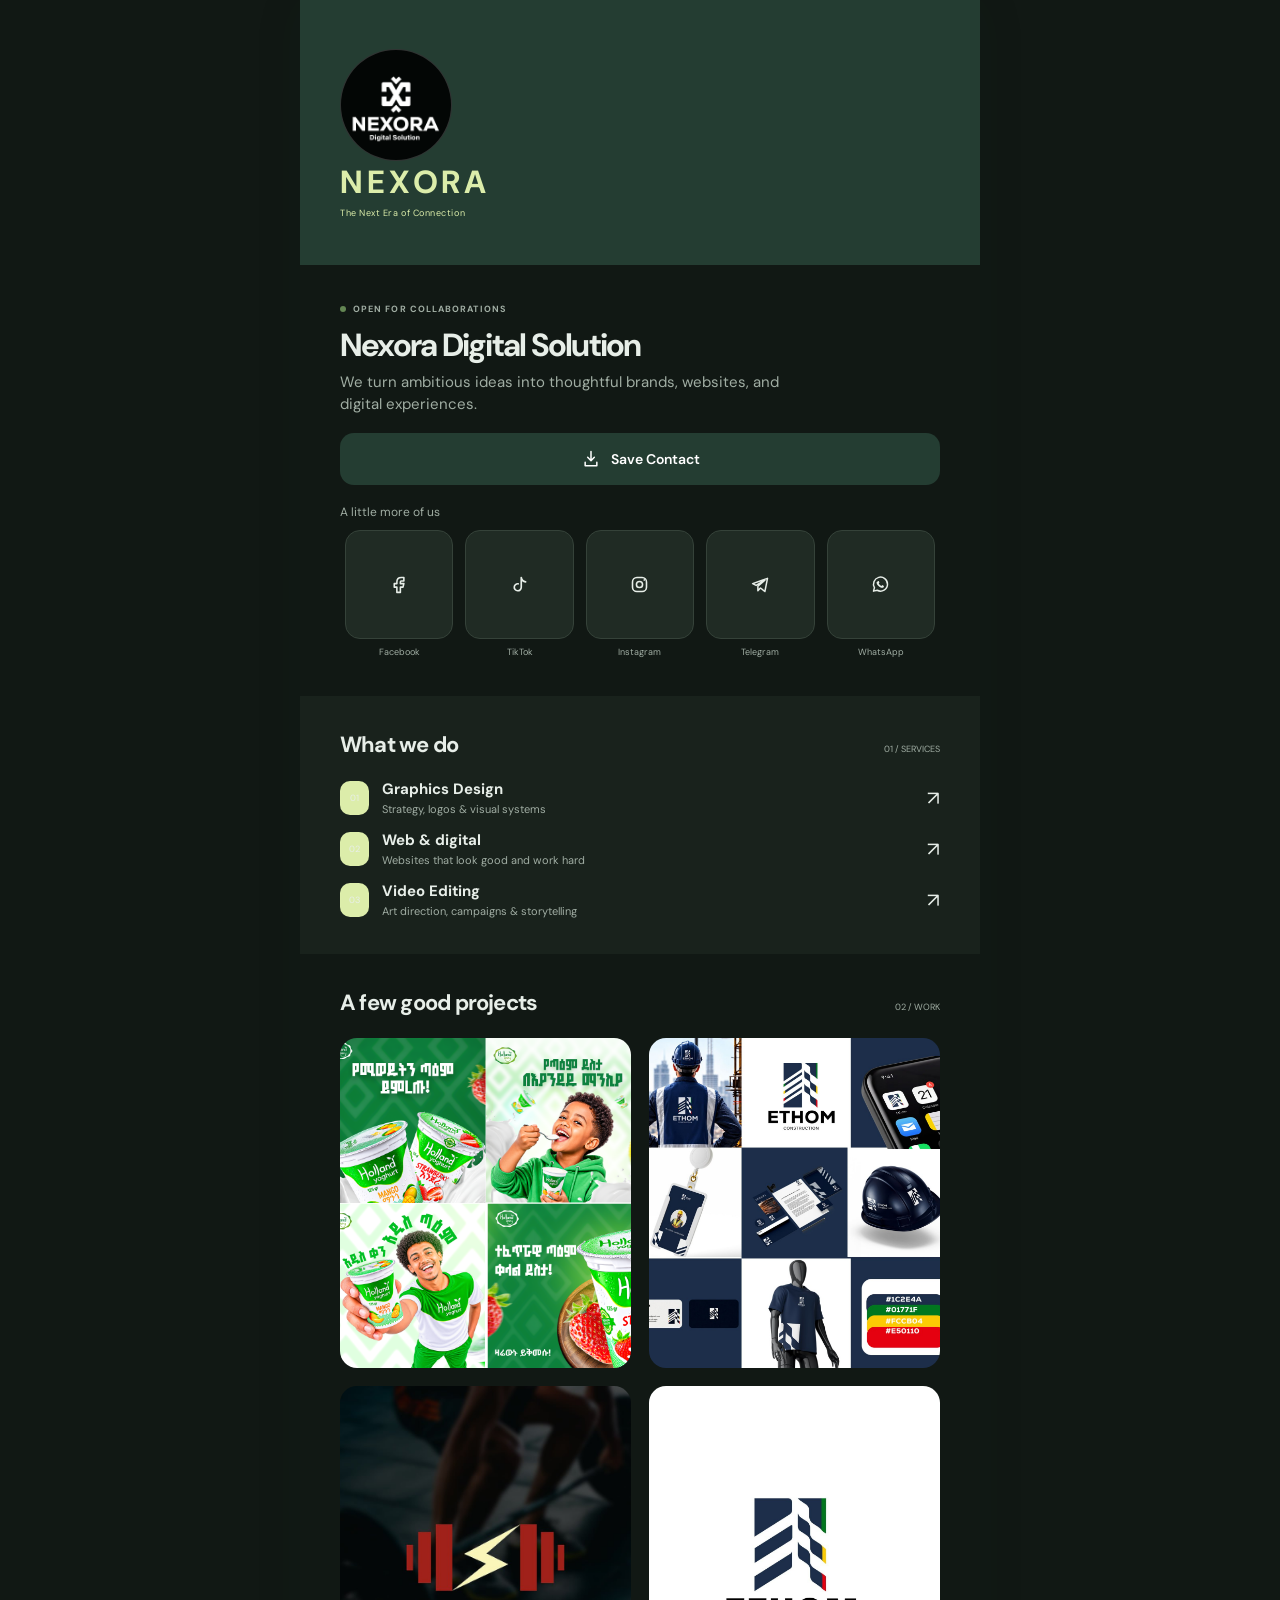
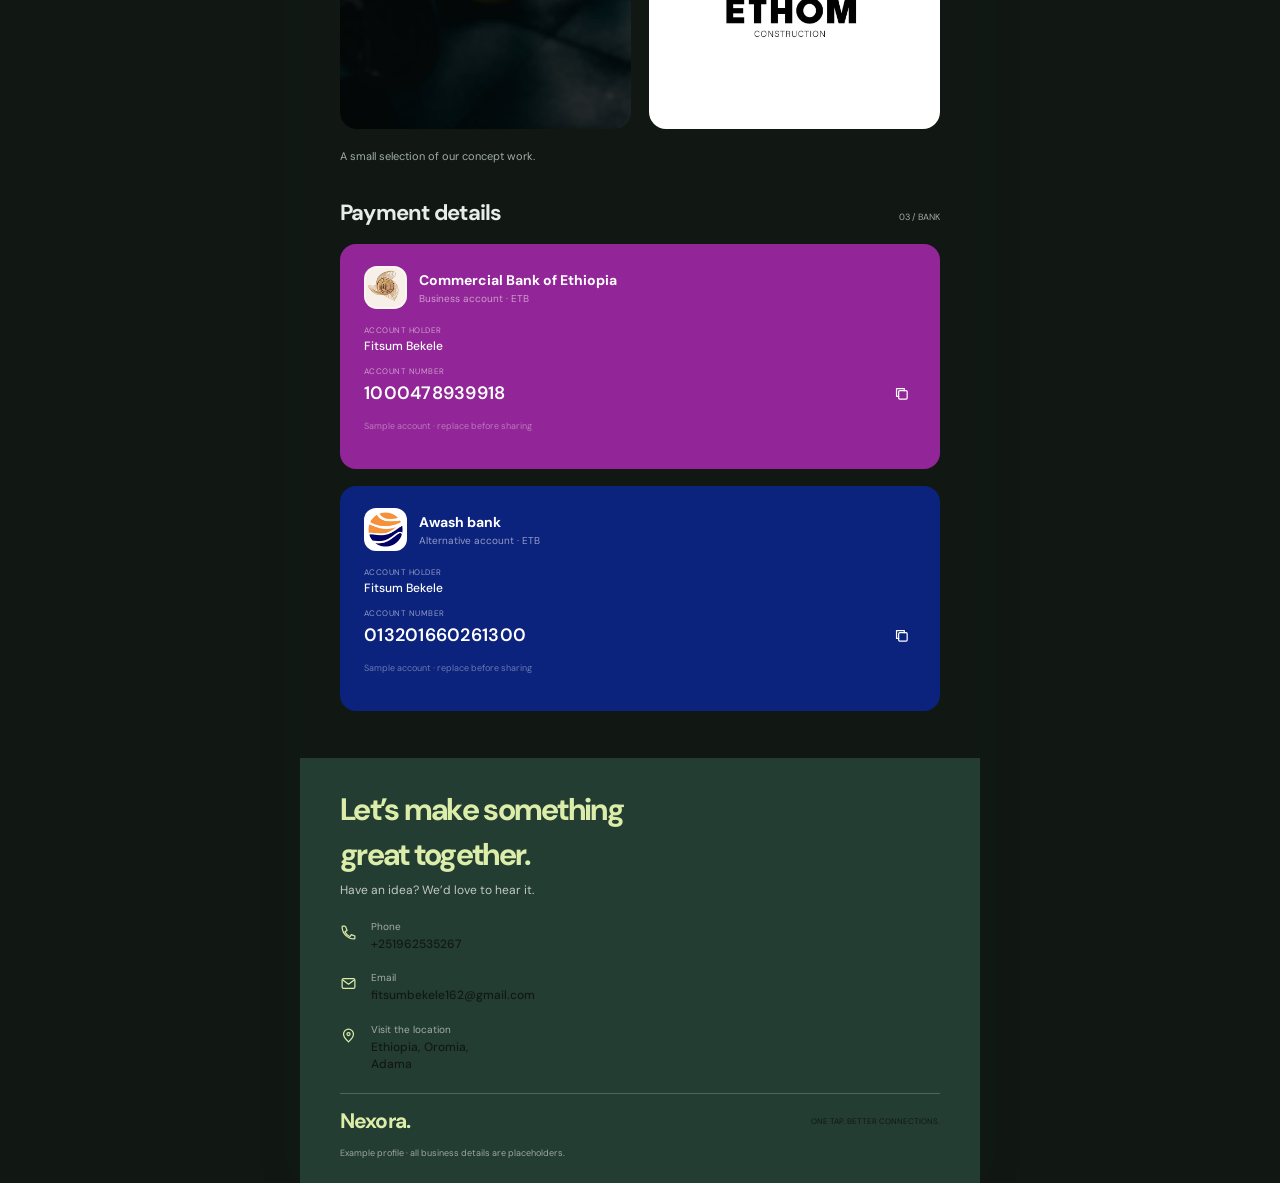
<file: index.html>
<!doctype html>
<html lang="en">
  <head>
    <meta charset="utf-8">
    <meta name="viewport" content="width=device-width, initial-scale=1">
    <meta
      name="description"
      content="Nexora Digital Solution creates thoughtful brands, websites, and digital experiences."
    >
    <meta name="theme-color" content="#243d32">
    <title>Nexora Digital Solution — Forma profile</title>
    <link rel="preconnect" href="https://fonts.googleapis.com">
    <link rel="preconnect" href="https://fonts.gstatic.com" crossorigin>
    <link
      href="https://fonts.googleapis.com/css2?family=DM+Sans:wght@400;500;600;700&display=swap"
      rel="stylesheet"
    >
    <link rel="stylesheet" href="styles.css">
    <script src="script.js" defer></script>
  </head>
  <body>
    <div class="page">
      <header class="masthead">
        <div class="brand-lockup">
          <div class="header-logo-badge">
            <img class="header-logo" src="Nexora.jpg" alt="Nexora Digital Solution">
          </div>
          <span class="header-brand-name">NEXORA</span>
        </div>
        <div class="masthead-meta">
        
          <span>The Next Era of Connection</span>
          
        </div>
      </header>

      <main>
        <section class="intro section-pad" aria-labelledby="intro-title">
          <p class="eyebrow"><span class="status-dot"></span> Open for collaborations</p>
          <h1 id="intro-title">Nexora Digital Solution</h1>
          <p class="intro-copy">We turn ambitious ideas into thoughtful brands, websites, and digital experiences.</p>
          <a class="contact-button" href="data:text/vcard;charset=utf-8," data-save-contact>
            <svg viewBox="0 0 24 24" fill="none" aria-hidden="true">
              <path d="M12 3v11m0 0 4-4m-4 4-4-4M5 16v4h14v-4" stroke="currentColor" stroke-width="1.8" stroke-linecap="round" stroke-linejoin="round"/>
            </svg>
            <span>Save Contact</span>
          </a>
          <p class="social-heading">A little more of us</p>
          <nav class="social-links" aria-label="Social media">
            <a class="social-link" href="https://www.facebook.com/gadion.bekele.5" target="_blank" rel="noreferrer" aria-label="Facebook">
              <svg viewBox="0 0 24 24" fill="none" aria-hidden="true"><path d="M14 8h3V4h-3c-3 0-5 2-5 5v2H6v4h3v6h4v-6h3l1-4h-4V9c0-.7.3-1 1-1Z" stroke="currentColor" stroke-width="1.8" stroke-linejoin="round"/></svg>
            </a>
            <a class="social-link" href="https://www.tiktok.com/@fitse.dev?_r=1&_t=ZS-9Ah4Jn6pL5Y" target="_blank" rel="noreferrer" aria-label="TikTok">
              <svg viewBox="0 0 24 24" fill="none" aria-hidden="true"><path d="M14 4v11.2a4 4 0 1 1-3.5-4M14 4c.5 3 2.2 4.7 5 5" stroke="currentColor" stroke-width="1.9" stroke-linecap="round" stroke-linejoin="round"/></svg>
            </a>
            <a class="social-link" href="https://www.instagram.com/gedi2425/?utm_source=ig_web_button_share_sheet" target="_blank" rel="noreferrer" aria-label="Instagram">
              <svg viewBox="0 0 24 24" fill="none" aria-hidden="true"><rect x="4" y="4" width="16" height="16" rx="5" stroke="currentColor" stroke-width="1.8"/><circle cx="12" cy="12" r="3.5" stroke="currentColor" stroke-width="1.8"/><circle cx="17.5" cy="6.8" r="1" fill="currentColor"/></svg>
            </a>
            <a class="social-link" href="https://t.me/gedi2425" target="_blank" rel="noreferrer" aria-label="Telegram">
              <svg viewBox="0 0 24 24" fill="none" aria-hidden="true"><path d="m20 5-3 15-5-4-3 3v-5l8-7-10 6-4-2 17-6Z" stroke="currentColor" stroke-width="1.7" stroke-linecap="round" stroke-linejoin="round"/></svg>
            </a>
            <a class="social-link" href="https://wa.me/251962535267" target="_blank" rel="noreferrer" aria-label="WhatsApp">
              <svg viewBox="0 0 24 24" fill="none" aria-hidden="true"><path d="M20 11.6a8 8 0 0 1-11.8 7l-4.2 1 1.1-4A8 8 0 1 1 20 11.6Z" stroke="currentColor" stroke-width="1.7" stroke-linejoin="round"/><path d="M9 8.5c.3-.6.7-.5 1-.5l.8 1.8-.8 1c.7 1.4 1.7 2.3 3.1 2.9l.9-1 1.9.9c.2 1.3-.9 2.2-2 2.2-2.7-.2-6.2-3.4-6.4-5.8-.1-.8.6-1.6 1.5-1.5Z" fill="currentColor"/></svg>
            </a>
          </nav>
          <div class="social-captions" aria-hidden="true">
            <span>Facebook</span><span>TikTok</span><span>Instagram</span><span>Telegram</span><span>WhatsApp</span>
          </div>
        </section>

        <section class="services section-pad" aria-labelledby="services-title">
          <div class="section-heading">
            <h2 id="services-title">What we do</h2>
            <span class="section-index">01 / Services</span>
          </div>
          <ul class="service-list">
            <li>
              <a class="service-item" href="index1.html">
                <span class="service-number">01</span>
                <div><h3>Graphics Design</h3><p>Strategy, logos &amp; visual systems</p></div>
                <span class="service-arrow" aria-hidden="true">↗</span>
              </a>
            </li>
            <li>
              <a class="service-item" href="web-digital.html">
                <span class="service-number">02</span>
                <div><h3>Web &amp; digital</h3><p>Websites that look good and work hard</p></div>
                <span class="service-arrow" aria-hidden="true">↗</span>
              </a>
            </li>
            <li>
              <a class="service-item" href="video-editing.html">
                <span class="service-number">03</span>
                <div><h3>Video Editing</h3><p>Art direction, campaigns &amp; storytelling</p></div>
                <span class="service-arrow" aria-hidden="true">↗</span>
              </a>
            </li>
          </ul>
        </section>

        <section class="projects section-pad" aria-labelledby="projects-title">
          <div class="section-heading">
            <h2 id="projects-title">A few good projects</h2>
            <span class="section-index">02 / Work</span>
          </div>
          <div class="project-grid">
            <article class="project-card">
              <img src="all holland.png" alt="Mobile banking and payment app concept for Mandate" loading="lazy">
              <div class="project-overlay"><h3>Mandate</h3><p>Mobile banking and payments · Product design</p></div>
            </article>
            <article class="project-card">
              <img src="photo_2026-11-18_20-21-18.jpg" alt="Ethom brand identity and product design concepts" loading="lazy">
              <div class="project-overlay"><h3>Ethom</h3><p>Brand identity · Product design</p></div>
            </article>
            <article class="project-card">
              <img src="photo_2026-11-20_21-41-51.jpg" alt="Addis Water visual identity concept" loading="lazy">
              <div class="project-overlay"><h3>Super Fitness</h3><p>Brand identity · Fitness</p></div>
            </article>
            <article class="project-card">
              <img src="photo_2026-11-20_21-43-51.jpg" alt="Super Fitness brand identity concept" loading="lazy">
              <div class="project-overlay"><h3>Ethom</h3><p>Brand identity · Product design</p></div>
            </article>
          </div>
          <p class="project-note">A small selection of our concept work.</p>
        </section>

        <section class="payments section-pad" aria-labelledby="payments-title">
          <div class="section-heading">
            <h2 id="payments-title">Payment details</h2>
            <span class="section-index">03 / Bank</span>
          </div>
          <div class="bank-card bank-card--cbe">
            <div class="bank-heading">
              <img class="bank-logo bank-logo--cbe" src="cbe.png" alt="" aria-hidden="true">
              <div><h3>Commercial Bank of Ethiopia</h3><p>Business account · ETB</p></div>
            </div>
            <div class="bank-field">
              <span>Account holder</span>
              <strong>Fitsum Bekele</strong>
            </div>
            <div class="bank-field">
              <span>Account number</span>
              <div class="account-number">
                <strong>1000478939918</strong>
                <button class="copy-button" type="button" data-copy="1000478939918" aria-label="Copy Commercial Bank of Ethiopia account number">
                  <svg viewBox="0 0 24 24" fill="none" aria-hidden="true"><rect x="8" y="8" width="12" height="12" rx="1.5" stroke="currentColor" stroke-width="1.7"/><path d="M16 8V5H5v11h3" stroke="currentColor" stroke-width="1.7" stroke-linecap="round" stroke-linejoin="round"/></svg>
                </button>
              </div>
            </div>
            <p class="bank-note">Sample account · replace before sharing</p>
          </div>
          <div class="bank-card bank-card--awash">
            <div class="bank-heading">
              <img class="bank-logo bank-logo--awash" src="Awash_International_Bank.png" alt="" aria-hidden="true">
              <div><h3>Awash bank</h3><p>Alternative account · ETB</p></div>
            </div>
            <div class="bank-field">
              <span>Account holder</span>
              <strong>Fitsum Bekele</strong>
            </div>
            <div class="bank-field">
              <span>Account number</span>
              <div class="account-number">
                <strong>013201660261300</strong>
                <button class="copy-button" type="button" data-copy="013201660261300" aria-label="Copy Awash Bank account number">
                  <svg viewBox="0 0 24 24" fill="none" aria-hidden="true"><rect x="8" y="8" width="12" height="12" rx="1.5" stroke="currentColor" stroke-width="1.7"/><path d="M16 8V5H5v11h3" stroke="currentColor" stroke-width="1.7" stroke-linecap="round" stroke-linejoin="round"/></svg>
                </button>
              </div>
            </div>
            <p class="bank-note">Sample account · replace before sharing</p>
          </div>
        </section>
      </main>

      <footer class="footer section-pad">
        <h2>Let’s make something<br>great together.</h2>
        <p class="footer-intro">Have an idea? We’d love to hear it.</p>
        <address class="contact-list">
          <a class="contact-row" href="tel:+251962535267">
            <svg viewBox="0 0 24 24" fill="none" aria-hidden="true"><path d="M7 3H4a1 1 0 0 0-1 1c0 9.4 7.6 17 17 17a1 1 0 0 0 1-1v-3l-5-2-2 3a14 14 0 0 1-7-7l3-2-2-5Z" stroke="currentColor" stroke-width="1.7" stroke-linecap="round" stroke-linejoin="round"/></svg>
            <span><small>Phone</small><strong>+251962535267</strong></span>
          </a>
          <a class="contact-row" href="mailto:fitsumbekele162@gmail.com">
            <svg viewBox="0 0 24 24" fill="none" aria-hidden="true"><rect x="3" y="5" width="18" height="14" rx="2" stroke="currentColor" stroke-width="1.7"/><path d="m4 7 8 6 8-6" stroke="currentColor" stroke-width="1.7" stroke-linecap="round" stroke-linejoin="round"/></svg>
            <span><small>Email</small><strong>fitsumbekele162@gmail.com</strong></span>
          </a>
          <a class="contact-row" href="https://maps.google.com/?q=Adama%2C+Oromia%2C+Ethiopia" target="_blank" rel="noreferrer">
            <svg viewBox="0 0 24 24" fill="none" aria-hidden="true"><path d="M19 10c0 5-7 11-7 11S5 15 5 10a7 7 0 1 1 14 0Z" stroke="currentColor" stroke-width="1.7"/><circle cx="12" cy="10" r="2.2" stroke="currentColor" stroke-width="1.7"/></svg>
            <span><small>Visit the location</small><strong>Ethiopia, Oromia,<br>Adama</strong></span>
          </a>
        </address>
        <div class="footer-brand">
          <strong>Nexora.</strong>
          <span>One tap. Better connections.</span>
        </div>
        <p class="disclaimer">Example profile · all business details are placeholders.</p>
      </footer>
    </div>
    <p class="announcement" role="status" aria-live="polite"></p>
  </body>
</html>
</file>
<file: styles.css>
:root {
  color-scheme: dark;
  --forest: #243d32;
  --forest-deep: #20382e;
  --paper: #111814;
  --stone: #19221c;
  --ink: #e7eee8;
  --muted: #a0ada3;
  --lime: #dcedaa;
}

* {
  box-sizing: border-box;
}

html {
  background: #0b100d;
  scroll-behavior: smooth;
}

body {
  min-width: 320px;
  margin: 0;
  color: var(--ink);
  background: var(--paper);
  font-family: "DM Sans", "Segoe UI", sans-serif;
  font-size: 15px;
  -webkit-font-smoothing: antialiased;
}

button,
a {
  font: inherit;
}

a {
  color: inherit;
}

.page {
  width: 100%;
  max-width: 680px;
  margin: 0 auto;
  overflow: hidden;
  background: var(--paper);
  box-shadow: 0 0 48px rgb(27 49 37 / 8%);
  
}

.section-pad {
  padding-right: clamp(22px, 6vw, 40px);
  padding-left: clamp(22px, 6vw, 40px);
}

.masthead {
  min-height: 214px;
  padding: 38px clamp(22px, 6vw, 40px) 25px;
  color: var(--paper);
  background: var(--forest);
}

.brand-lockup {
  display: flex;
  flex-direction: column;
  min-height: 113px;
  align-items: flex-start;
  justify-content: flex-start;
  gap: 5px;
}

.header-logo-badge {
  position: relative;
  width: 112px;
  height: 112px;
  flex: 0 0 112px;
  overflow: hidden;
  border: 1px solid rgb(255 255 255 / 18%);
  border-radius: 50%;
  background: #030605;
}

.header-logo {
  position: absolute;
  top: 50%;
  left: 50%;
  width: 280px;
  max-width: none;
  height: 112px;
  object-fit: cover;
  transform: translate(-50%, -50%);
  mix-blend-mode: screen;
}

.header-brand-name {
  margin: 0;
  color: var(--lime);
  font-size: clamp(24px, 7vw, 32px);
  font-weight: 700;
  letter-spacing: .12em;
  line-height: 1;
}

.masthead-meta {
  display: flex;
  justify-content: space-between;
  align-items: center;
  margin-top: 8px;
  font-size: 12px;
}

.masthead-meta span:last-child {
  color: var(--lime);
  font-size: 9px;
  letter-spacing: .06em;
}

.intro {
  padding-top: 29px;
  padding-bottom: 28px;
}

.eyebrow,
.social-heading,
.intro-copy,
.project-note,
.footer-intro {
  margin: 0;
}

.eyebrow {
  display: flex;
  align-items: center;
  gap: 7px;
  color: var(--muted);
  font-size: 9px;
  font-weight: 700;
  letter-spacing: .12em;
  text-transform: uppercase;
}

.status-dot {
  width: 6px;
  height: 6px;
  border-radius: 50%;
  background: #638653;
}

h1,
h2,
h3,
p {
  margin-top: 0;
}

.intro h1 {
  margin: 13px 0 8px;
  font-size: clamp(25px, 7vw, 32px);
  font-weight: 700;
  letter-spacing: -.055em;
  line-height: 1.12;
}

.intro-copy {
  max-width: 450px;
  color: var(--muted);
  font-size: 15px;
  line-height: 1.45;
}

.contact-button {
  display: flex;
  min-height: 52px;
  align-items: center;
  justify-content: center;
  gap: 10px;
  margin-top: 18px;
  border-radius: 14px;
  color: white;
  background: var(--forest);
  font-size: 14px;
  font-weight: 600;
  text-decoration: none;
  transition: background-color .18s ease, transform .18s ease;
}

.contact-button:hover {
  background: #315343;
  transform: translateY(-1px);
}

.contact-button svg {
  width: 20px;
  height: 20px;
}

.social-heading {
  margin-top: 19px;
  color: var(--muted);
  font-size: 12px;
}

.social-links {
  display: grid;
  grid-template-columns: repeat(5, minmax(0, 1fr));
  gap: 12px;
  margin: 10px 5px 7px;
}

.social-link {
  display: grid;
  aspect-ratio: 1;
  place-items: center;
  border: 1px solid #354239;
  border-radius: 15px;
  background: #202b24;
  transition: color .18s ease, border-color .18s ease, transform .18s ease;
}

.social-link:hover,
.social-link:focus-visible {
  transform: translateY(-2px);
  border-color: #9baa91;
}

.social-link[aria-label="Facebook"]:hover,
.social-link[aria-label="Facebook"]:focus-visible {
  color: #1877f2;
  border-color: #1877f2;
}

.social-link[aria-label="TikTok"]:hover,
.social-link[aria-label="TikTok"]:focus-visible {
  color: #fff;
  border-color: #fff;
}

.social-link[aria-label="Instagram"]:hover,
.social-link[aria-label="Instagram"]:focus-visible {
  color: #e1306c;
  border-color: #e1306c;
}

.social-link[aria-label="Telegram"]:hover,
.social-link[aria-label="Telegram"]:focus-visible {
  color: #0088cc;
  border-color: #0088cc;
}

.social-link[aria-label="WhatsApp"]:hover,
.social-link[aria-label="WhatsApp"]:focus-visible {
  color: #25d366;
  border-color: #25d366;
}

.social-link svg {
  width: 21px;
  height: 21px;
}

.social-captions {
  display: grid;
  grid-template-columns: repeat(5, minmax(0, 1fr));
  gap: 12px;
  margin: 0 5px;
  color: var(--muted);
  font-size: 9px;
  text-align: center;
}

.services {
  padding-top: 27px;
  padding-bottom: 27px;
  background: var(--stone);
}

.section-heading {
  display: flex;
  align-items: baseline;
  justify-content: space-between;
  gap: 12px;
  margin-bottom: 21px;
}

.section-heading h2 {
  margin: 0;
  font-size: 22px;
  font-weight: 700;
  letter-spacing: -.035em;
  line-height: 1.2;
}

.section-index {
  flex: 0 0 auto;
  color: #a0ada3;
  font-size: 9px;
  text-transform: uppercase;
}

.service-list {
  display: grid;
  gap: 14px;
  margin: 0;
  padding: 0;
  list-style: none;
}

.service-item {
  display: grid;
  grid-template-columns: 29px minmax(0, 1fr) 20px;
  align-items: center;
  gap: 13px;
  color: inherit;
  text-decoration: none;
  transition: color .18s ease, transform .18s ease;
}

.service-item:hover,
.service-item:focus-visible {
  color: #315343;
  transform: translateY(-2px);
}

.service-number {
  display: grid;
  width: 29px;
  height: 34px;
  place-items: center;
  border-radius: 10px;
  background: var(--lime);
  font-size: 9px;
}

.service-item h3 {
  margin: 0 0 3px;
  font-size: 15px;
  font-weight: 700;
}

.service-item p {
  margin: 0;
  color: var(--muted);
  font-size: 11px;
}

.service-arrow {
  font-size: 20px;
  text-align: right;
  transition: transform .18s ease;
}

.service-item:hover .service-arrow,
.service-item:focus-visible .service-arrow {
  transform: translateX(3px);
}

.projects {
  padding-top: 29px;
  padding-bottom: 25px;
}

.project-grid {
  display: grid;
  grid-template-columns: repeat(2, minmax(0, 1fr));
  gap: 14px;
}

.project-card {
  position: relative;
  overflow: hidden;
  aspect-ratio: .88;
  border-radius: 17px;
  background: #202b24;
}

.project-card:nth-child(n + 3) {
  aspect-ratio: .85;
}

.project-grid img {
  display: block;
  width: 100%;
  height: 100%;
  object-fit: cover;
  background: #202b24;
  transition: transform .3s ease;
}

.project-card:hover img,
.project-card:focus-within img {
  transform: scale(1.04);
}

.project-overlay {
  position: absolute;
  inset: auto 0 0;
  padding: 38px 14px 14px;
  color: #fff;
  background: linear-gradient(transparent, rgb(0 0 0 / 82%));
  opacity: 0;
  transform: translateY(8px);
  transition: opacity .2s ease, transform .2s ease;
}

.project-card:hover .project-overlay,
.project-card:focus-within .project-overlay {
  opacity: 1;
  transform: translateY(0);
}

.project-overlay h3 {
  margin: 0 0 4px;
  font-size: 14px;
}

.project-overlay p {
  margin: 0;
  color: rgb(255 255 255 / 78%);
  font-size: 10px;
}

.project-note {
  margin-top: 20px;
  color: var(--muted);
  font-size: 11px;
}

.payments {
  padding-top: 1px;
  padding-bottom: 30px;
}

.payments .section-heading {
  margin-bottom: 18px;
}

.bank-card {
  min-height: 216px;
  margin-bottom: 17px;
  padding: 18px 20px 13px;
  border-radius: 16px;
  color: white;
}

.bank-card--cbe {
  background: #922597;
}

.bank-card--awash {
  background: #0c237e;
}

.bank-heading {
  display: flex;
  align-items: center;
  gap: 12px;
  min-height: 48px;
  margin-bottom: 13px;
}

.bank-heading h3 {
  margin: 0 0 3px;
  font-size: 14px;
  font-weight: 700;
}

.bank-heading p {
  margin: 0;
  color: rgb(255 255 255 / 55%);
  font-size: 10px;
}

.bank-logo {
  display: grid;
  width: 43px;
  height: 43px;
  flex: 0 0 43px;
  place-items: center;
  border: 2px solid rgb(255 255 255 / 40%);
  border-radius: 13px;
  color: #ae884b;
  background: #f7f0e8;
  font-size: 26px;
  object-fit: contain;
  padding: 2px;
}

.bank-logo--awash {
  overflow: hidden;
  border-radius: 12px;
  background: white;
}

.bank-field {
  display: grid;
  gap: 3px;
  margin-top: 12px;
}

.bank-field > span {
  color: rgb(255 255 255 / 55%);
  font-size: 8px;
  letter-spacing: .06em;
  text-transform: uppercase;
}

.bank-field > strong,
.account-number strong {
  font-size: 12px;
  font-weight: 500;
}

.account-number {
  display: flex;
  align-items: center;
  justify-content: space-between;
  gap: 8px;
}

.account-number strong {
  font-size: 18px;
  font-weight: 600;
  letter-spacing: .015em;
}

.copy-button {
  display: grid;
  width: 29px;
  height: 29px;
  flex: 0 0 29px;
  place-items: center;
  border: 0;
  border-radius: 7px;
  color: inherit;
  background: transparent;
  cursor: pointer;
  transition: background-color .18s ease;
}

.copy-button:hover {
  background: rgb(255 255 255 / 14%);
}

.copy-button svg {
  width: 17px;
  height: 17px;
}

.bank-note {
  margin: 12px 0 0;
  color: rgb(255 255 255 / 38%);
  font-size: 9px;
}

.footer {
  padding-top: 30px;
  padding-bottom: 24px;
  color: var(--paper);
  background: var(--forest);
}

.footer h2 {
  margin: 0 0 4px;
  color: var(--lime);
  font-size: clamp(25px, 7vw, 31px);
  letter-spacing: -.055em;
  line-height: 1.45;
}

.footer-intro {
  color: rgb(255 255 255 / 72%);
  font-size: 12px;
}

.contact-list {
  display: grid;
  gap: 18px;
  margin: 22px 0 20px;
  font-style: normal;
}

.contact-row {
  display: flex;
  align-items: flex-start;
  gap: 14px;
  text-decoration: none;
}

.contact-row > svg {
  width: 17px;
  height: 17px;
  flex: 0 0 17px;
  margin-top: 4px;
  color: var(--lime);
}

.contact-row span {
  display: grid;
  gap: 3px;
}

.contact-row small {
  color: rgb(255 255 255 / 58%);
  font-size: 10px;
}

.contact-row strong {
  font-size: 12px;
  font-weight: 500;
  line-height: 1.45;
}

.footer-brand {
  display: flex;
  align-items: center;
  justify-content: space-between;
  gap: 12px;
  padding-top: 13px;
  border-top: 1px solid rgb(255 255 255 / 20%);
}

.footer-brand strong {
  color: var(--lime);
  font-size: 21px;
  letter-spacing: -.04em;
}

.footer-brand span {
  font-size: 8px;
  text-transform: uppercase;
}

.disclaimer {
  margin: 12px 0 0;
  color: rgb(255 255 255 / 55%);
  font-size: 9px;
}

.announcement {
  position: fixed;
  z-index: 5;
  right: 16px;
  bottom: 16px;
  max-width: calc(100vw - 32px);
  margin: 0;
  padding: 11px 15px;
  transform: translateY(12px);
  border-radius: 10px;
  color: white;
  background: var(--forest);
  box-shadow: 0 5px 20px rgb(0 0 0 / 15%);
  font-size: 13px;
  opacity: 0;
  pointer-events: none;
  transition: opacity .2s ease, transform .2s ease;
}

.announcement.is-visible {
  transform: translateY(0);
  opacity: 1;
}

:focus-visible {
  outline: 3px solid #8da969;
  outline-offset: 3px;
}

@media (min-width: 600px) {
  .masthead {
    min-height: 265px;
    padding-top: 49px;
    padding-bottom: 30px;
  }

  .brand-lockup {
    min-height: 150px;
  }

  .intro {
    padding-top: 38px;
    padding-bottom: 38px;
  }

  .services,
  .projects {
    padding-top: 36px;
    padding-bottom: 36px;
  }

  .project-grid {
    gap: 18px;
  }

  .bank-card {
    min-height: 225px;
    padding: 20px 24px 15px;
  }
}

@media (prefers-reduced-motion: reduce) {
  *,
  *::before,
  *::after {
    scroll-behavior: auto !important;
    transition-duration: .01ms !important;
  }
}
</file>
